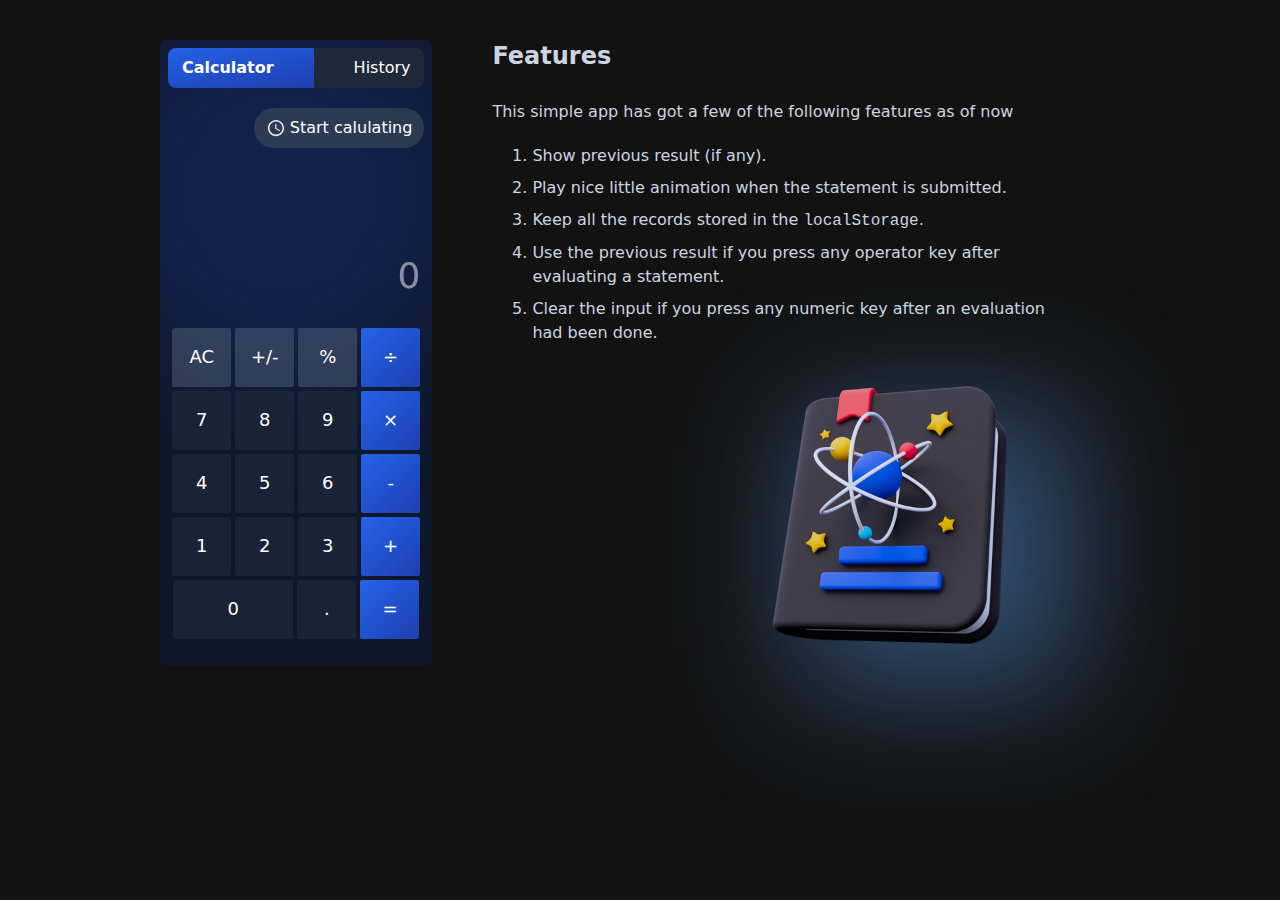
<file: index.html>
<!doctype html>
<html lang="en" style="color-scheme: dark">
    <head>
        <meta charset="UTF-8" />
        <link
            rel="icon"
            href="data:image/svg+xml,<svg xmlns=%22http://www.w3.org/2000/svg%22 viewBox=%220 0 100 100%22><text y=%22.9em%22 font-size=%2290%22>🧮</text></svg>"
        />
        <meta name="viewport" content="width=device-width, initial-scale=1.0" />
        <title>Calculator App</title>
        <link href="./src/style.css" rel="stylesheet" />
        <script src="src/main.js" defer></script>
    </head>
    <body class="dark:bg-slate-950 dark:text-slate-50 cursor-default">
        <main class="flex flex-col gap-5 sm:flex-row sm:px-40 sm:py-10">
            <!-- Calculator -->
            <div
                class="z-10 relative w-full max-h-dvh sm:w-[25rem] bg-slate-900 rounded-md p-2 flex flex-col gap-5 overflow-x-hidden"
            >
                <div
                    class="absolute rounded-full w-96 -z-10 pointer-events-none -top-10 -right-10 aspect-square bg-blue-700/20 blur-3xl"
                ></div>
                <header class="select-none">
                    <div
                        class="flex justify-center items-center rounded-lg overflow-hidden"
                    >
                        <h1
                            class="tab-btn basis-1/2 text-center py-2 px-10 bg-slate-800 data-[active=true]:button-gradient data-[active=true]:font-semibold cursor-pointer"
                            data-active="true"
                            data-tabName="calculator"
                        >
                            Calculator
                        </h1>
                        <h1
                            class="tab-btn basis-1/2 text-center py-2 px-10 bg-slate-800 data-[active=true]:button-gradient data-[active=true]:font-semibold cursor-pointer"
                            data-active="false"
                            data-tabName="history"
                        >
                            History
                        </h1>
                    </div>
                </header>
                <div
                    data-tabName="history"
                    data-tabActive="false"
                    class="tab data-[tabActive=false]:hidden"
                >
                    <div
                        id="history"
                        class="flex flex-col gap-3 h-[89vh] sm:max-h-[80vh] overflow-scroll"
                    >
                        <h1>Recent acitivity</h1>
                        <div
                            style="display: none"
                            class="flex border border-slate-500/30 gap-2 justify-between p-5 bg-slate-900 rounded-md"
                        >
                            <h2
                                class="font-mono text-2xl space-y-2 max-w-[60%] overflow-scroll text-wrap"
                            >
                                <p></p>
                                <p class="text-blue-500"></p>
                            </h2>
                            <h4 class="text-blue-300/50"></h4>
                        </div>
                    </div>
                </div>
                <div
                    data-tabName="calculator"
                    class="flex flex-col h-[calc(100vh-30px)] sm:h-fit tab data-[tabActive=false]:hidden"
                    data-tabActive="true"
                >
                    <!-- Screen -->
                    <div class="grid">
                        <div
                            style="align-self: baseline; justify-self: end"
                            class="flex justify-center items-center gap-1 rounded-full bg-slate-700/80 py-2 px-3 font-light"
                        >
                            <img src="./src/imgs/recent.svg" alt="" />
                            <p id="recent">Start calulating</p>
                        </div>
                        <div
                            class="relative flex flex-col gap-5 justify-between py-5 text-4xl overflow-x-auto"
                        >
                            <div
                                id="input"
                                contenteditable
                                spellcheck="false"
                                class="max-w-full h-14 overflow-scroll cursor-text rounded-sm bg-transparent py-3 px-1 outline-none border-none text-right"
                            ></div>
                            <p
                                id="result"
                                class="text-right py-3 px-1 opacity-50"
                            >
                                0
                            </p>
                            <p
                                id="answer-animator"
                                class="absolute animate-in top-[45%] right-0 py-8 px-1"
                            ></p>
                        </div>
                    </div>
                    <!-- Buttons -->
                    <div
                        class="mt-auto flex flex-wrap gap-1 justify-center rounded-lg overflow-hidden keys"
                    >
                        <button data-value="AC" class="button bg-slate-500/40">
                            AC
                        </button>
                        <button data-value="+/-" class="button bg-slate-500/40">
                            +/-
                        </button>
                        <button data-value="%" class="button bg-slate-500/40">
                            %
                        </button>
                        <button data-value="/" class="button button-gradient">
                            &div;
                        </button>
                        <button data-value="7" class="button">7</button>
                        <button data-value="8" class="button">8</button>
                        <button data-value="9" class="button">9</button>
                        <button data-value="*" class="button button-gradient">
                            &times;
                        </button>
                        <button data-value="4" class="button">4</button>
                        <button data-value="5" class="button">5</button>
                        <button data-value="6" class="button">6</button>
                        <button data-value="-" class="button button-gradient">
                            &dash;
                        </button>
                        <button data-value="1" class="button">1</button>
                        <button data-value="2" class="button">2</button>
                        <button data-value="3" class="button">3</button>
                        <button data-value="+" class="button button-gradient">
                            &plus;
                        </button>
                        <button
                            data-value="0"
                            class="button basis-[49.2%] sm:basis-[47%] aspect-auto"
                        >
                            0
                        </button>
                        <button data-value="." class="button">.</button>
                        <button data-value="=" class="button button-gradient">
                            =
                        </button>
                    </div>
                </div>
            </div>

            <article
                class="hidden sm:block px-10 text-slate-300 space-y-5 w-full"
            >
                <h1 class="text-2xl mb-7 font-bold">Features</h1>
                <p class="">
                    This simple app has got a few of the following features as
                    of now
                </p>
                <ol class="list-decimal ml-10 space-y-2 font-light">
                    <li>Show previous result (if any).</li>
                    <li>
                        Play nice little animation when the statement is
                        submitted.
                    </li>
                    <li>
                        Keep <strong class="font-medium">all</strong> the
                        records stored in the <code>localStorage</code>.
                    </li>
                    <li>
                        Use the previous result if you press any operator key
                        after evaluating a statement.
                    </li>
                    <li>
                        Clear the input if you press any numeric key after an
                        evaluation had been done.
                    </li>
                </ol>
                <div class="flex justify-end pr-10 relative">
                    <img width="300" src="./src/imgs/book.png" alt="a book" />
                    <div
                        class="w-72 aspect-square absolute top-10 right-0 -z-10 bg-blue-400/40 blur-3xl"
                    ></div>
                </div>
            </article>
        </main>
    </body>
</html>
</file>
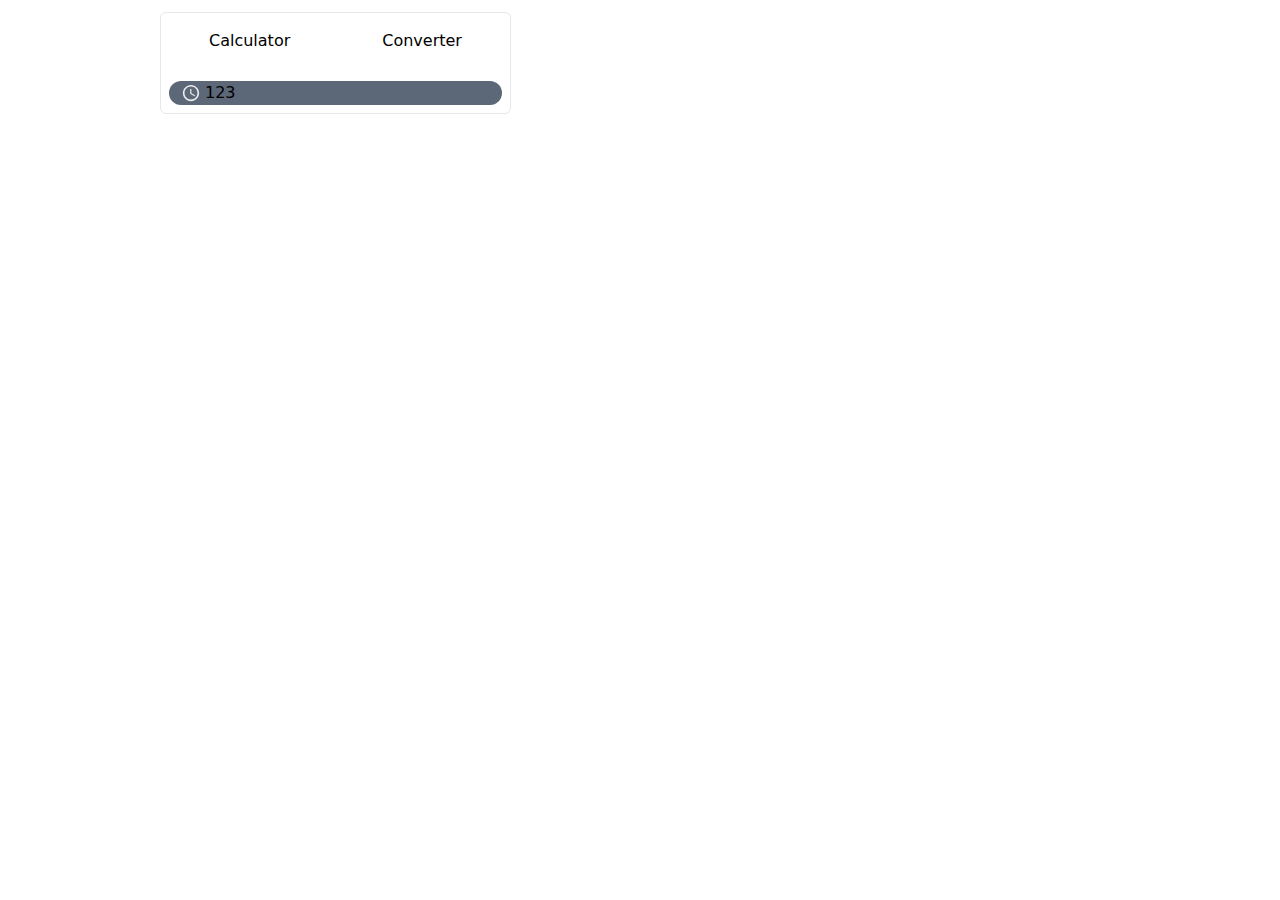
<file: src/index.html>
<!doctype html>
<html lang="en">
    <head>
        <meta charset="UTF-8" />
        <meta name="viewport" content="width=device-width, initial-scale=1.0" />
        <title>Document</title>
        <link href="./style.css" rel="stylesheet" />
    </head>
    <body class="dark:bg-slate-950 dark:text-slate-50">
        <main class="flex sm:px-40 sm:py-20 p-3">
            <!-- Calculator -->
            <div
                class="max-w-lg border border-white rounded-md p-2 flex flex-col gap-5"
            >
                <header>
                    <div class="flex gap-3 justify-center items-center">
                        <h1
                            class="rounded py-2 px-10 data-[active]:bg-blue-600 font-semibold cursor-pointer"
                            data-active="true"
                        >
                            Calculator
                        </h1>
                        <h1
                            class="rounded py-2 px-10 data-[active]:bg-blue-600 data-[active]:font-semibold cursor-pointer"
                        >
                            Converter
                        </h1>
                    </div>
                </header>
                <!-- Screen -->
                <div class="flex flex-col items-end">
                    <div
                        class="flex items-center gap-1 rounded-full bg-slate-700/80 py-1 px-3 font-light"
                    >
                        <img src="./imgs/recent.svg" alt="" />
                        <p>123</p>
                    </div>
                </div>
            </div>
        </main>
    </body>
</html>
</file>
<file: src/style.css>
/*
! tailwindcss v3.4.4 | MIT License | https://tailwindcss.com
*/

/*
1. Prevent padding and border from affecting element width. (https://github.com/mozdevs/cssremedy/issues/4)
2. Allow adding a border to an element by just adding a border-width. (https://github.com/tailwindcss/tailwindcss/pull/116)
*/

*,
::before,
::after {
  box-sizing: border-box;
  /* 1 */
  border-width: 0;
  /* 2 */
  border-style: solid;
  /* 2 */
  border-color: #e5e7eb;
  /* 2 */
}

::before,
::after {
  --tw-content: '';
}

/*
1. Use a consistent sensible line-height in all browsers.
2. Prevent adjustments of font size after orientation changes in iOS.
3. Use a more readable tab size.
4. Use the user's configured `sans` font-family by default.
5. Use the user's configured `sans` font-feature-settings by default.
6. Use the user's configured `sans` font-variation-settings by default.
7. Disable tap highlights on iOS
*/

html,
:host {
  line-height: 1.5;
  /* 1 */
  -webkit-text-size-adjust: 100%;
  /* 2 */
  -moz-tab-size: 4;
  /* 3 */
  tab-size: 4;
  /* 3 */
  font-family: ui-sans-serif, system-ui, sans-serif, "Apple Color Emoji", "Segoe UI Emoji", "Segoe UI Symbol", "Noto Color Emoji";
  /* 4 */
  font-feature-settings: normal;
  /* 5 */
  font-variation-settings: normal;
  /* 6 */
  -webkit-tap-highlight-color: transparent;
  /* 7 */
}

/*
1. Remove the margin in all browsers.
2. Inherit line-height from `html` so users can set them as a class directly on the `html` element.
*/

body {
  margin: 0;
  /* 1 */
  line-height: inherit;
  /* 2 */
}

/*
1. Add the correct height in Firefox.
2. Correct the inheritance of border color in Firefox. (https://bugzilla.mozilla.org/show_bug.cgi?id=190655)
3. Ensure horizontal rules are visible by default.
*/

hr {
  height: 0;
  /* 1 */
  color: inherit;
  /* 2 */
  border-top-width: 1px;
  /* 3 */
}

/*
Add the correct text decoration in Chrome, Edge, and Safari.
*/

abbr:where([title]) {
  text-decoration: underline dotted;
}

/*
Remove the default font size and weight for headings.
*/

h1,
h2,
h3,
h4,
h5,
h6 {
  font-size: inherit;
  font-weight: inherit;
}

/*
Reset links to optimize for opt-in styling instead of opt-out.
*/

a {
  color: inherit;
  text-decoration: inherit;
}

/*
Add the correct font weight in Edge and Safari.
*/

b,
strong {
  font-weight: bolder;
}

/*
1. Use the user's configured `mono` font-family by default.
2. Use the user's configured `mono` font-feature-settings by default.
3. Use the user's configured `mono` font-variation-settings by default.
4. Correct the odd `em` font sizing in all browsers.
*/

code,
kbd,
samp,
pre {
  font-family: ui-monospace, SFMono-Regular, Menlo, Monaco, Consolas, "Liberation Mono", "Courier New", monospace;
  /* 1 */
  font-feature-settings: normal;
  /* 2 */
  font-variation-settings: normal;
  /* 3 */
  font-size: 1em;
  /* 4 */
}

/*
Add the correct font size in all browsers.
*/

small {
  font-size: 80%;
}

/*
Prevent `sub` and `sup` elements from affecting the line height in all browsers.
*/

sub,
sup {
  font-size: 75%;
  line-height: 0;
  position: relative;
  vertical-align: baseline;
}

sub {
  bottom: -0.25em;
}

sup {
  top: -0.5em;
}

/*
1. Remove text indentation from table contents in Chrome and Safari. (https://bugs.chromium.org/p/chromium/issues/detail?id=999088, https://bugs.webkit.org/show_bug.cgi?id=201297)
2. Correct table border color inheritance in all Chrome and Safari. (https://bugs.chromium.org/p/chromium/issues/detail?id=935729, https://bugs.webkit.org/show_bug.cgi?id=195016)
3. Remove gaps between table borders by default.
*/

table {
  text-indent: 0;
  /* 1 */
  border-color: inherit;
  /* 2 */
  border-collapse: collapse;
  /* 3 */
}

/*
1. Change the font styles in all browsers.
2. Remove the margin in Firefox and Safari.
3. Remove default padding in all browsers.
*/

button,
input,
optgroup,
select,
textarea {
  font-family: inherit;
  /* 1 */
  font-feature-settings: inherit;
  /* 1 */
  font-variation-settings: inherit;
  /* 1 */
  font-size: 100%;
  /* 1 */
  font-weight: inherit;
  /* 1 */
  line-height: inherit;
  /* 1 */
  letter-spacing: inherit;
  /* 1 */
  color: inherit;
  /* 1 */
  margin: 0;
  /* 2 */
  padding: 0;
  /* 3 */
}

/*
Remove the inheritance of text transform in Edge and Firefox.
*/

button,
select {
  text-transform: none;
}

/*
1. Correct the inability to style clickable types in iOS and Safari.
2. Remove default button styles.
*/

button,
input:where([type='button']),
input:where([type='reset']),
input:where([type='submit']) {
  -webkit-appearance: button;
  /* 1 */
  background-color: transparent;
  /* 2 */
  background-image: none;
  /* 2 */
}

/*
Use the modern Firefox focus style for all focusable elements.
*/

:-moz-focusring {
  outline: auto;
}

/*
Remove the additional `:invalid` styles in Firefox. (https://github.com/mozilla/gecko-dev/blob/2f9eacd9d3d995c937b4251a5557d95d494c9be1/layout/style/res/forms.css#L728-L737)
*/

:-moz-ui-invalid {
  box-shadow: none;
}

/*
Add the correct vertical alignment in Chrome and Firefox.
*/

progress {
  vertical-align: baseline;
}

/*
Correct the cursor style of increment and decrement buttons in Safari.
*/

::-webkit-inner-spin-button,
::-webkit-outer-spin-button {
  height: auto;
}

/*
1. Correct the odd appearance in Chrome and Safari.
2. Correct the outline style in Safari.
*/

[type='search'] {
  -webkit-appearance: textfield;
  /* 1 */
  outline-offset: -2px;
  /* 2 */
}

/*
Remove the inner padding in Chrome and Safari on macOS.
*/

::-webkit-search-decoration {
  -webkit-appearance: none;
}

/*
1. Correct the inability to style clickable types in iOS and Safari.
2. Change font properties to `inherit` in Safari.
*/

::-webkit-file-upload-button {
  -webkit-appearance: button;
  /* 1 */
  font: inherit;
  /* 2 */
}

/*
Add the correct display in Chrome and Safari.
*/

summary {
  display: list-item;
}

/*
Removes the default spacing and border for appropriate elements.
*/

blockquote,
dl,
dd,
h1,
h2,
h3,
h4,
h5,
h6,
hr,
figure,
p,
pre {
  margin: 0;
}

fieldset {
  margin: 0;
  padding: 0;
}

legend {
  padding: 0;
}

ol,
ul,
menu {
  list-style: none;
  margin: 0;
  padding: 0;
}

/*
Reset default styling for dialogs.
*/

dialog {
  padding: 0;
}

/*
Prevent resizing textareas horizontally by default.
*/

textarea {
  resize: vertical;
}

/*
1. Reset the default placeholder opacity in Firefox. (https://github.com/tailwindlabs/tailwindcss/issues/3300)
2. Set the default placeholder color to the user's configured gray 400 color.
*/

input:-ms-input-placeholder,
textarea:-ms-input-placeholder {
  opacity: 1;
  /* 1 */
  color: #9ca3af;
  /* 2 */
}

input::placeholder,
textarea::placeholder {
  opacity: 1;
  /* 1 */
  color: #9ca3af;
  /* 2 */
}

/*
Set the default cursor for buttons.
*/

button,
[role="button"] {
  cursor: pointer;
}

/*
Make sure disabled buttons don't get the pointer cursor.
*/

:disabled {
  cursor: default;
}

/*
1. Make replaced elements `display: block` by default. (https://github.com/mozdevs/cssremedy/issues/14)
2. Add `vertical-align: middle` to align replaced elements more sensibly by default. (https://github.com/jensimmons/cssremedy/issues/14#issuecomment-634934210)
   This can trigger a poorly considered lint error in some tools but is included by design.
*/

img,
svg,
video,
canvas,
audio,
iframe,
embed,
object {
  display: block;
  /* 1 */
  vertical-align: middle;
  /* 2 */
}

/*
Constrain images and videos to the parent width and preserve their intrinsic aspect ratio. (https://github.com/mozdevs/cssremedy/issues/14)
*/

img,
video {
  max-width: 100%;
  height: auto;
}

/* Make elements with the HTML hidden attribute stay hidden by default */

[hidden] {
  display: none;
}

*, ::before, ::after {
  --tw-border-spacing-x: 0;
  --tw-border-spacing-y: 0;
  --tw-translate-x: 0;
  --tw-translate-y: 0;
  --tw-rotate: 0;
  --tw-skew-x: 0;
  --tw-skew-y: 0;
  --tw-scale-x: 1;
  --tw-scale-y: 1;
  --tw-pan-x:  ;
  --tw-pan-y:  ;
  --tw-pinch-zoom:  ;
  --tw-scroll-snap-strictness: proximity;
  --tw-gradient-from-position:  ;
  --tw-gradient-via-position:  ;
  --tw-gradient-to-position:  ;
  --tw-ordinal:  ;
  --tw-slashed-zero:  ;
  --tw-numeric-figure:  ;
  --tw-numeric-spacing:  ;
  --tw-numeric-fraction:  ;
  --tw-ring-inset:  ;
  --tw-ring-offset-width: 0px;
  --tw-ring-offset-color: #fff;
  --tw-ring-color: rgb(59 130 246 / 0.5);
  --tw-ring-offset-shadow: 0 0 #0000;
  --tw-ring-shadow: 0 0 #0000;
  --tw-shadow: 0 0 #0000;
  --tw-shadow-colored: 0 0 #0000;
  --tw-blur:  ;
  --tw-brightness:  ;
  --tw-contrast:  ;
  --tw-grayscale:  ;
  --tw-hue-rotate:  ;
  --tw-invert:  ;
  --tw-saturate:  ;
  --tw-sepia:  ;
  --tw-drop-shadow:  ;
  --tw-backdrop-blur:  ;
  --tw-backdrop-brightness:  ;
  --tw-backdrop-contrast:  ;
  --tw-backdrop-grayscale:  ;
  --tw-backdrop-hue-rotate:  ;
  --tw-backdrop-invert:  ;
  --tw-backdrop-opacity:  ;
  --tw-backdrop-saturate:  ;
  --tw-backdrop-sepia:  ;
  --tw-contain-size:  ;
  --tw-contain-layout:  ;
  --tw-contain-paint:  ;
  --tw-contain-style:  ;
}

::backdrop {
  --tw-border-spacing-x: 0;
  --tw-border-spacing-y: 0;
  --tw-translate-x: 0;
  --tw-translate-y: 0;
  --tw-rotate: 0;
  --tw-skew-x: 0;
  --tw-skew-y: 0;
  --tw-scale-x: 1;
  --tw-scale-y: 1;
  --tw-pan-x:  ;
  --tw-pan-y:  ;
  --tw-pinch-zoom:  ;
  --tw-scroll-snap-strictness: proximity;
  --tw-gradient-from-position:  ;
  --tw-gradient-via-position:  ;
  --tw-gradient-to-position:  ;
  --tw-ordinal:  ;
  --tw-slashed-zero:  ;
  --tw-numeric-figure:  ;
  --tw-numeric-spacing:  ;
  --tw-numeric-fraction:  ;
  --tw-ring-inset:  ;
  --tw-ring-offset-width: 0px;
  --tw-ring-offset-color: #fff;
  --tw-ring-color: rgb(59 130 246 / 0.5);
  --tw-ring-offset-shadow: 0 0 #0000;
  --tw-ring-shadow: 0 0 #0000;
  --tw-shadow: 0 0 #0000;
  --tw-shadow-colored: 0 0 #0000;
  --tw-blur:  ;
  --tw-brightness:  ;
  --tw-contrast:  ;
  --tw-grayscale:  ;
  --tw-hue-rotate:  ;
  --tw-invert:  ;
  --tw-saturate:  ;
  --tw-sepia:  ;
  --tw-drop-shadow:  ;
  --tw-backdrop-blur:  ;
  --tw-backdrop-brightness:  ;
  --tw-backdrop-contrast:  ;
  --tw-backdrop-grayscale:  ;
  --tw-backdrop-hue-rotate:  ;
  --tw-backdrop-invert:  ;
  --tw-backdrop-opacity:  ;
  --tw-backdrop-saturate:  ;
  --tw-backdrop-sepia:  ;
  --tw-contain-size:  ;
  --tw-contain-layout:  ;
  --tw-contain-paint:  ;
  --tw-contain-style:  ;
}

.button {
  aspect-ratio: 1 / 1;
  -ms-flex-preferred-size: 24.1%;
      flex-basis: 24.1%;
  border-radius: 0.125rem;
  background-color: rgb(30 41 59 / 0.7);
  padding: 0px;
  font-size: 1.125rem;
  line-height: 1.75rem;
  transition-property: font;
  transition-timing-function: cubic-bezier(0.4, 0, 0.2, 1);
  transition-duration: 200ms;
}

@media (min-width: 640px) {
  .button {
    -ms-flex-preferred-size: 23%;
        flex-basis: 23%;
  }
}

.button-gradient {
  background-image: linear-gradient(to bottom right, var(--tw-gradient-stops));
  --tw-gradient-from: #2563eb var(--tw-gradient-from-position);
  --tw-gradient-to: rgb(37 99 235 / 0) var(--tw-gradient-to-position);
  --tw-gradient-stops: var(--tw-gradient-from), var(--tw-gradient-to);
  --tw-gradient-to: #1e40af var(--tw-gradient-to-position);
}

.button:hover {
  font-size: 1.25rem;
  line-height: 1.75rem;
  font-weight: 700;
}

.pointer-events-none {
  pointer-events: none;
}

.absolute {
  position: absolute;
}

.relative {
  position: relative;
}

.-right-10 {
  right: -2.5rem;
}

.-top-10 {
  top: -2.5rem;
}

.right-0 {
  right: 0px;
}

.top-\[45\%\] {
  top: 45%;
}

.left-0 {
  left: 0px;
}

.top-0 {
  top: 0px;
}

.top-10 {
  top: 2.5rem;
}

.-z-10 {
  z-index: -10;
}

.z-10 {
  z-index: 10;
}

.mt-auto {
  margin-top: auto;
}

.mb-10 {
  margin-bottom: 2.5rem;
}

.mb-8 {
  margin-bottom: 2rem;
}

.mb-7 {
  margin-bottom: 1.75rem;
}

.mr-10 {
  margin-right: 2.5rem;
}

.ml-10 {
  margin-left: 2.5rem;
}

.line-clamp-1 {
  overflow: hidden;
  display: -webkit-box;
  -webkit-line-clamp: 1;
}

.flex {
  display: -ms-flexbox;
  display: flex;
}

.grid {
  display: -ms-grid;
  display: grid;
}

.list-item {
  display: list-item;
}

.hidden {
  display: none;
}

.aspect-auto {
  aspect-ratio: auto;
}

.aspect-square {
  aspect-ratio: 1 / 1;
}

.h-\[calc\(100vh-40px\)\] {
  height: calc(100vh - 40px);
}

.h-dvh {
  height: 100dvh;
}

.h-\[calc\(100vh-20px\)\] {
  height: calc(100vh - 20px);
}

.h-\[calc\(100vh-30px\)\] {
  height: calc(100vh - 30px);
}

.h-20 {
  height: 5rem;
}

.h-10 {
  height: 2.5rem;
}

.h-14 {
  height: 3.5rem;
}

.h-full {
  height: 100%;
}

.h-screen {
  height: 100vh;
}

.h-\[90vh\] {
  height: 90vh;
}

.h-\[89vh\] {
  height: 89vh;
}

.max-h-dvh {
  max-height: 100dvh;
}

.max-h-screen {
  max-height: 100vh;
}

.max-h-\[95vh\] {
  max-height: 95vh;
}

.max-h-\[90vh\] {
  max-height: 90vh;
}

.max-h-\[80vh\] {
  max-height: 80vh;
}

.max-h-\[85vh\] {
  max-height: 85vh;
}

.w-96 {
  width: 24rem;
}

.w-full {
  width: 100%;
}

.w-1\/2 {
  width: 50%;
}

.w-\[80\%\] {
  width: 80%;
}

.w-\[25rem\] {
  width: 25rem;
}

.w-fit {
  width: -moz-fit-content;
  width: fit-content;
}

.w-20 {
  width: 5rem;
}

.w-60 {
  width: 15rem;
}

.w-80 {
  width: 20rem;
}

.w-72 {
  width: 18rem;
}

.max-w-\[60\%\] {
  max-width: 60%;
}

.max-w-full {
  max-width: 100%;
}

.max-w-\[80\%\] {
  max-width: 80%;
}

.basis-1\/2 {
  -ms-flex-preferred-size: 50%;
      flex-basis: 50%;
}

.basis-\[49\.2\%\] {
  -ms-flex-preferred-size: 49.2%;
      flex-basis: 49.2%;
}

@keyframes in {
  from {
    top: 45%;
  }

  to {
    top: 0;
  }
}

.animate-in {
  animation: in 200ms ease-in forwards;
}

.cursor-default {
  cursor: default;
}

.cursor-pointer {
  cursor: pointer;
}

.cursor-text {
  cursor: text;
}

.select-none {
  -webkit-user-select: none;
     -moz-user-select: none;
      -ms-user-select: none;
          user-select: none;
}

.list-inside {
  list-style-position: inside;
}

.list-disc {
  list-style-type: disc;
}

.list-decimal {
  list-style-type: decimal;
}

.appearance-none {
  -moz-appearance: none;
       appearance: none;
}

.flex-col {
  -ms-flex-direction: column;
      flex-direction: column;
}

.flex-wrap {
  -ms-flex-wrap: wrap;
      flex-wrap: wrap;
}

.items-center {
  -ms-flex-align: center;
      align-items: center;
}

.justify-end {
  -ms-flex-pack: end;
      justify-content: flex-end;
}

.justify-center {
  -ms-flex-pack: center;
      justify-content: center;
}

.justify-between {
  -ms-flex-pack: justify;
      justify-content: space-between;
}

.gap-1 {
  gap: 0.25rem;
}

.gap-5 {
  gap: 1.25rem;
}

.gap-3 {
  gap: 0.75rem;
}

.gap-2 {
  gap: 0.5rem;
}

.space-y-2 > :not([hidden]) ~ :not([hidden]) {
  --tw-space-y-reverse: 0;
  margin-top: calc(0.5rem * calc(1 - var(--tw-space-y-reverse)));
  margin-bottom: calc(0.5rem * var(--tw-space-y-reverse));
}

.space-y-5 > :not([hidden]) ~ :not([hidden]) {
  --tw-space-y-reverse: 0;
  margin-top: calc(1.25rem * calc(1 - var(--tw-space-y-reverse)));
  margin-bottom: calc(1.25rem * var(--tw-space-y-reverse));
}

.overflow-auto {
  overflow: auto;
}

.overflow-hidden {
  overflow: hidden;
}

.overflow-clip {
  overflow: clip;
}

.overflow-scroll {
  overflow: scroll;
}

.overflow-x-auto {
  overflow-x: auto;
}

.overflow-y-auto {
  overflow-y: auto;
}

.overflow-x-hidden {
  overflow-x: hidden;
}

.overflow-x-scroll {
  overflow-x: scroll;
}

.overflow-ellipsis {
  text-overflow: ellipsis;
}

.text-wrap {
  text-wrap: wrap;
}

.rounded-full {
  border-radius: 9999px;
}

.rounded-lg {
  border-radius: 0.5rem;
}

.rounded-md {
  border-radius: 0.375rem;
}

.rounded-sm {
  border-radius: 0.125rem;
}

.border {
  border-width: 1px;
}

.border-none {
  border-style: none;
}

.border-slate-500\/30 {
  border-color: rgb(100 116 139 / 0.3);
}

.bg-blue-700\/20 {
  background-color: rgb(29 78 216 / 0.2);
}

.bg-slate-500\/40 {
  background-color: rgb(100 116 139 / 0.4);
}

.bg-slate-700\/80 {
  background-color: rgb(51 65 85 / 0.8);
}

.bg-slate-800 {
  --tw-bg-opacity: 1;
  background-color: rgb(30 41 59 / var(--tw-bg-opacity));
}

.bg-slate-900 {
  --tw-bg-opacity: 1;
  background-color: rgb(15 23 42 / var(--tw-bg-opacity));
}

.bg-transparent {
  background-color: transparent;
}

.bg-purple-300 {
  --tw-bg-opacity: 1;
  background-color: rgb(216 180 254 / var(--tw-bg-opacity));
}

.bg-blue-400 {
  --tw-bg-opacity: 1;
  background-color: rgb(96 165 250 / var(--tw-bg-opacity));
}

.bg-blue-400\/25 {
  background-color: rgb(96 165 250 / 0.25);
}

.bg-blue-400\/40 {
  background-color: rgb(96 165 250 / 0.4);
}

.p-2 {
  padding: 0.5rem;
}

.p-3 {
  padding: 0.75rem;
}

.p-5 {
  padding: 1.25rem;
}

.px-1 {
  padding-left: 0.25rem;
  padding-right: 0.25rem;
}

.px-10 {
  padding-left: 2.5rem;
  padding-right: 2.5rem;
}

.px-3 {
  padding-left: 0.75rem;
  padding-right: 0.75rem;
}

.py-2 {
  padding-top: 0.5rem;
  padding-bottom: 0.5rem;
}

.py-3 {
  padding-top: 0.75rem;
  padding-bottom: 0.75rem;
}

.py-5 {
  padding-top: 1.25rem;
  padding-bottom: 1.25rem;
}

.py-8 {
  padding-top: 2rem;
  padding-bottom: 2rem;
}

.px-5 {
  padding-left: 1.25rem;
  padding-right: 1.25rem;
}

.pb-5 {
  padding-bottom: 1.25rem;
}

.pr-10 {
  padding-right: 2.5rem;
}

.text-center {
  text-align: center;
}

.text-right {
  text-align: right;
}

.font-mono {
  font-family: ui-monospace, SFMono-Regular, Menlo, Monaco, Consolas, "Liberation Mono", "Courier New", monospace;
}

.text-4xl {
  font-size: 2.25rem;
  line-height: 2.5rem;
}

.text-2xl {
  font-size: 1.5rem;
  line-height: 2rem;
}

.font-light {
  font-weight: 300;
}

.font-bold {
  font-weight: 700;
}

.font-medium {
  font-weight: 500;
}

.text-blue-500 {
  --tw-text-opacity: 1;
  color: rgb(59 130 246 / var(--tw-text-opacity));
}

.text-blue-800 {
  --tw-text-opacity: 1;
  color: rgb(30 64 175 / var(--tw-text-opacity));
}

.text-blue-600 {
  --tw-text-opacity: 1;
  color: rgb(37 99 235 / var(--tw-text-opacity));
}

.text-blue-600\/50 {
  color: rgb(37 99 235 / 0.5);
}

.text-blue-400\/50 {
  color: rgb(96 165 250 / 0.5);
}

.text-blue-300\/50 {
  color: rgb(147 197 253 / 0.5);
}

.text-slate-300 {
  --tw-text-opacity: 1;
  color: rgb(203 213 225 / var(--tw-text-opacity));
}

.opacity-50 {
  opacity: 0.5;
}

.shadow-xl {
  --tw-shadow: 0 20px 25px -5px rgb(0 0 0 / 0.1), 0 8px 10px -6px rgb(0 0 0 / 0.1);
  --tw-shadow-colored: 0 20px 25px -5px var(--tw-shadow-color), 0 8px 10px -6px var(--tw-shadow-color);
  box-shadow: var(--tw-ring-offset-shadow, 0 0 #0000), var(--tw-ring-shadow, 0 0 #0000), var(--tw-shadow);
}

.shadow-blue-400 {
  --tw-shadow-color: #60a5fa;
  --tw-shadow: var(--tw-shadow-colored);
}

.outline-none {
  outline: 2px solid transparent;
  outline-offset: 2px;
}

.blur-3xl {
  --tw-blur: blur(64px);
  filter: var(--tw-blur) var(--tw-brightness) var(--tw-contrast) var(--tw-grayscale) var(--tw-hue-rotate) var(--tw-invert) var(--tw-saturate) var(--tw-sepia) var(--tw-drop-shadow);
}

.ease-in {
  transition-timing-function: cubic-bezier(0.4, 0, 1, 1);
}

.data-\[active\=true\]\:button-gradient[data-active=true] {
  background-image: linear-gradient(to bottom right, var(--tw-gradient-stops));
  --tw-gradient-from: #2563eb var(--tw-gradient-from-position);
  --tw-gradient-to: rgb(37 99 235 / 0) var(--tw-gradient-to-position);
  --tw-gradient-stops: var(--tw-gradient-from), var(--tw-gradient-to);
  --tw-gradient-to: #1e40af var(--tw-gradient-to-position);
}

.data-\[tabActive\=false\]\:hidden[data-tabActive=false] {
  display: none;
}

.data-\[active\=true\]\:font-semibold[data-active=true] {
  font-weight: 600;
}

@media (min-width: 640px) {
  .sm\:block {
    display: block;
  }

  .sm\:h-fit {
    height: -moz-fit-content;
    height: fit-content;
  }

  .sm\:max-h-\[80vh\] {
    max-height: 80vh;
  }

  .sm\:w-\[20rem\] {
    width: 20rem;
  }

  .sm\:w-\[25rem\] {
    width: 25rem;
  }

  .sm\:basis-\[47\%\] {
    -ms-flex-preferred-size: 47%;
        flex-basis: 47%;
  }

  .sm\:flex-row {
    -ms-flex-direction: row;
        flex-direction: row;
  }

  .sm\:px-40 {
    padding-left: 10rem;
    padding-right: 10rem;
  }

  .sm\:py-10 {
    padding-top: 2.5rem;
    padding-bottom: 2.5rem;
  }
}

@media (prefers-color-scheme: dark) {
  .dark\:bg-slate-950 {
    --tw-bg-opacity: 1;
    background-color: rgb(2 6 23 / var(--tw-bg-opacity));
  }

  .dark\:text-slate-50 {
    --tw-text-opacity: 1;
    color: rgb(248 250 252 / var(--tw-text-opacity));
  }
}
</file>
